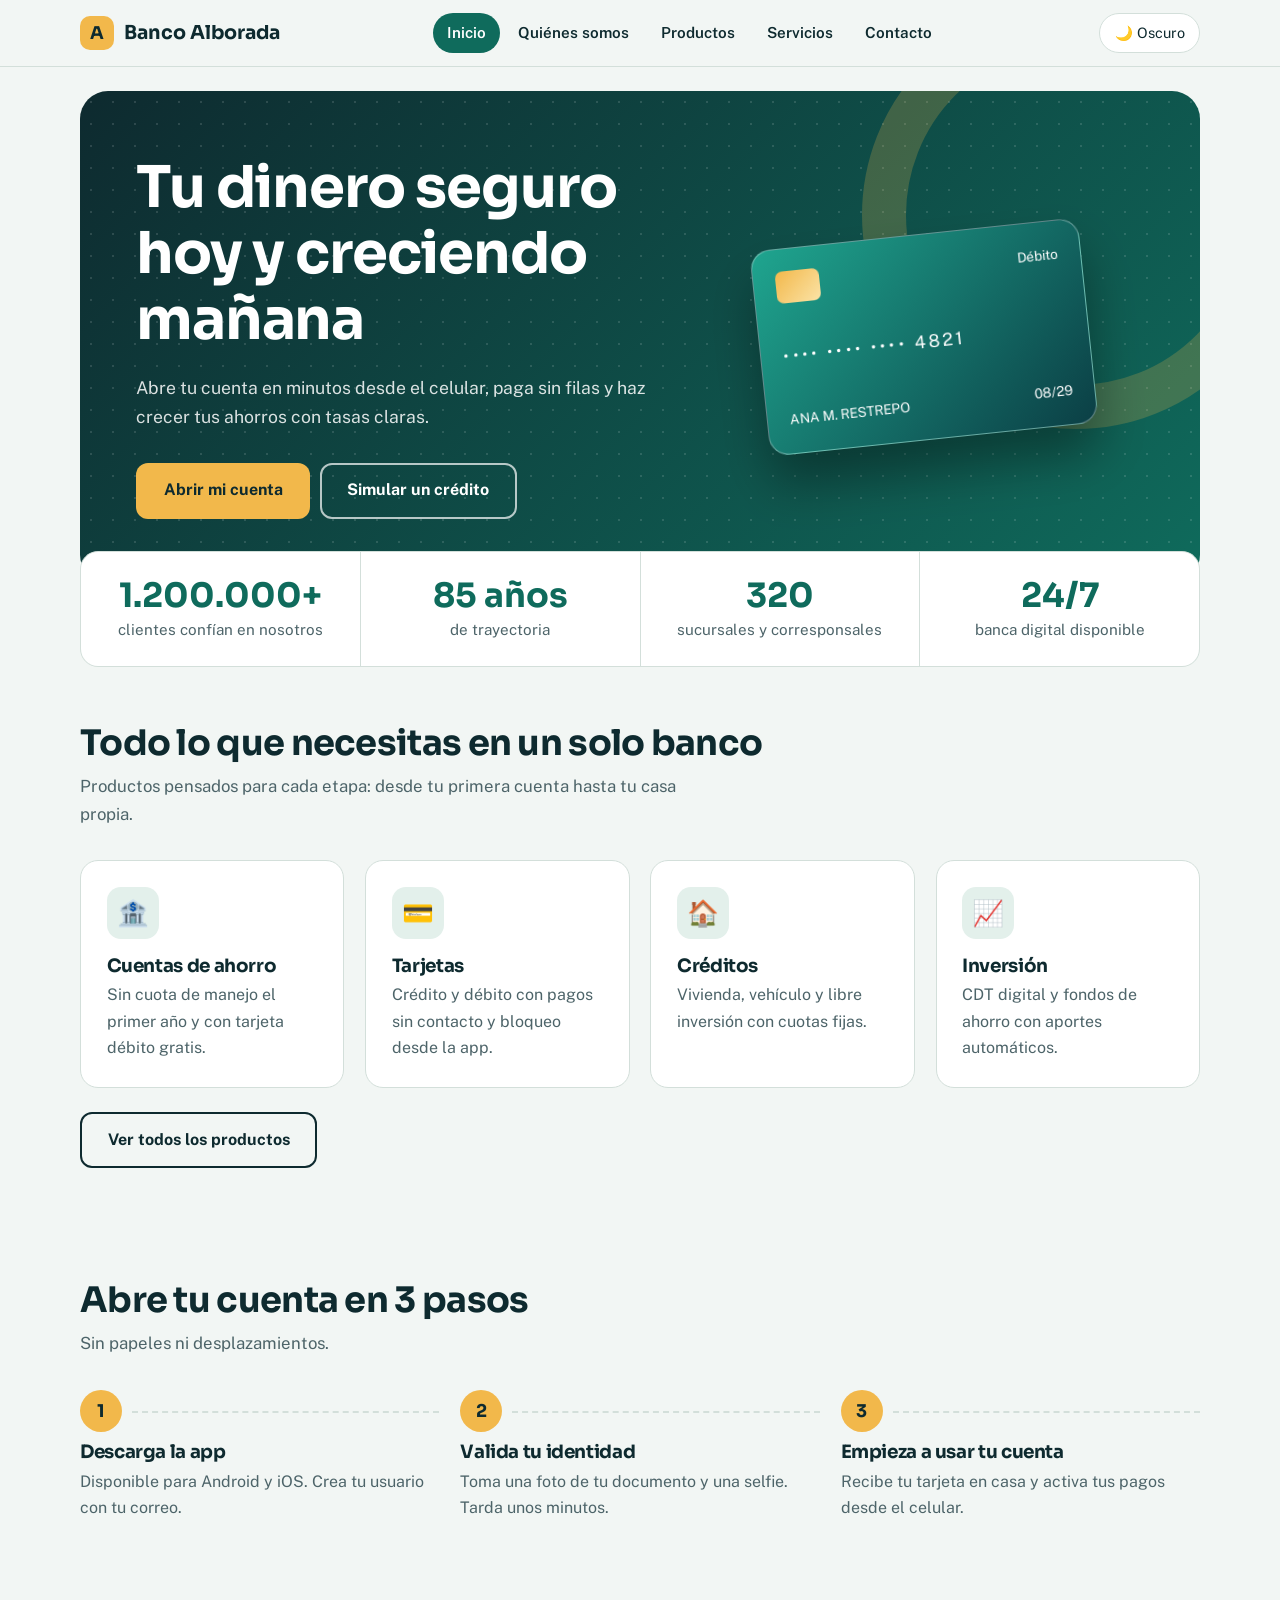
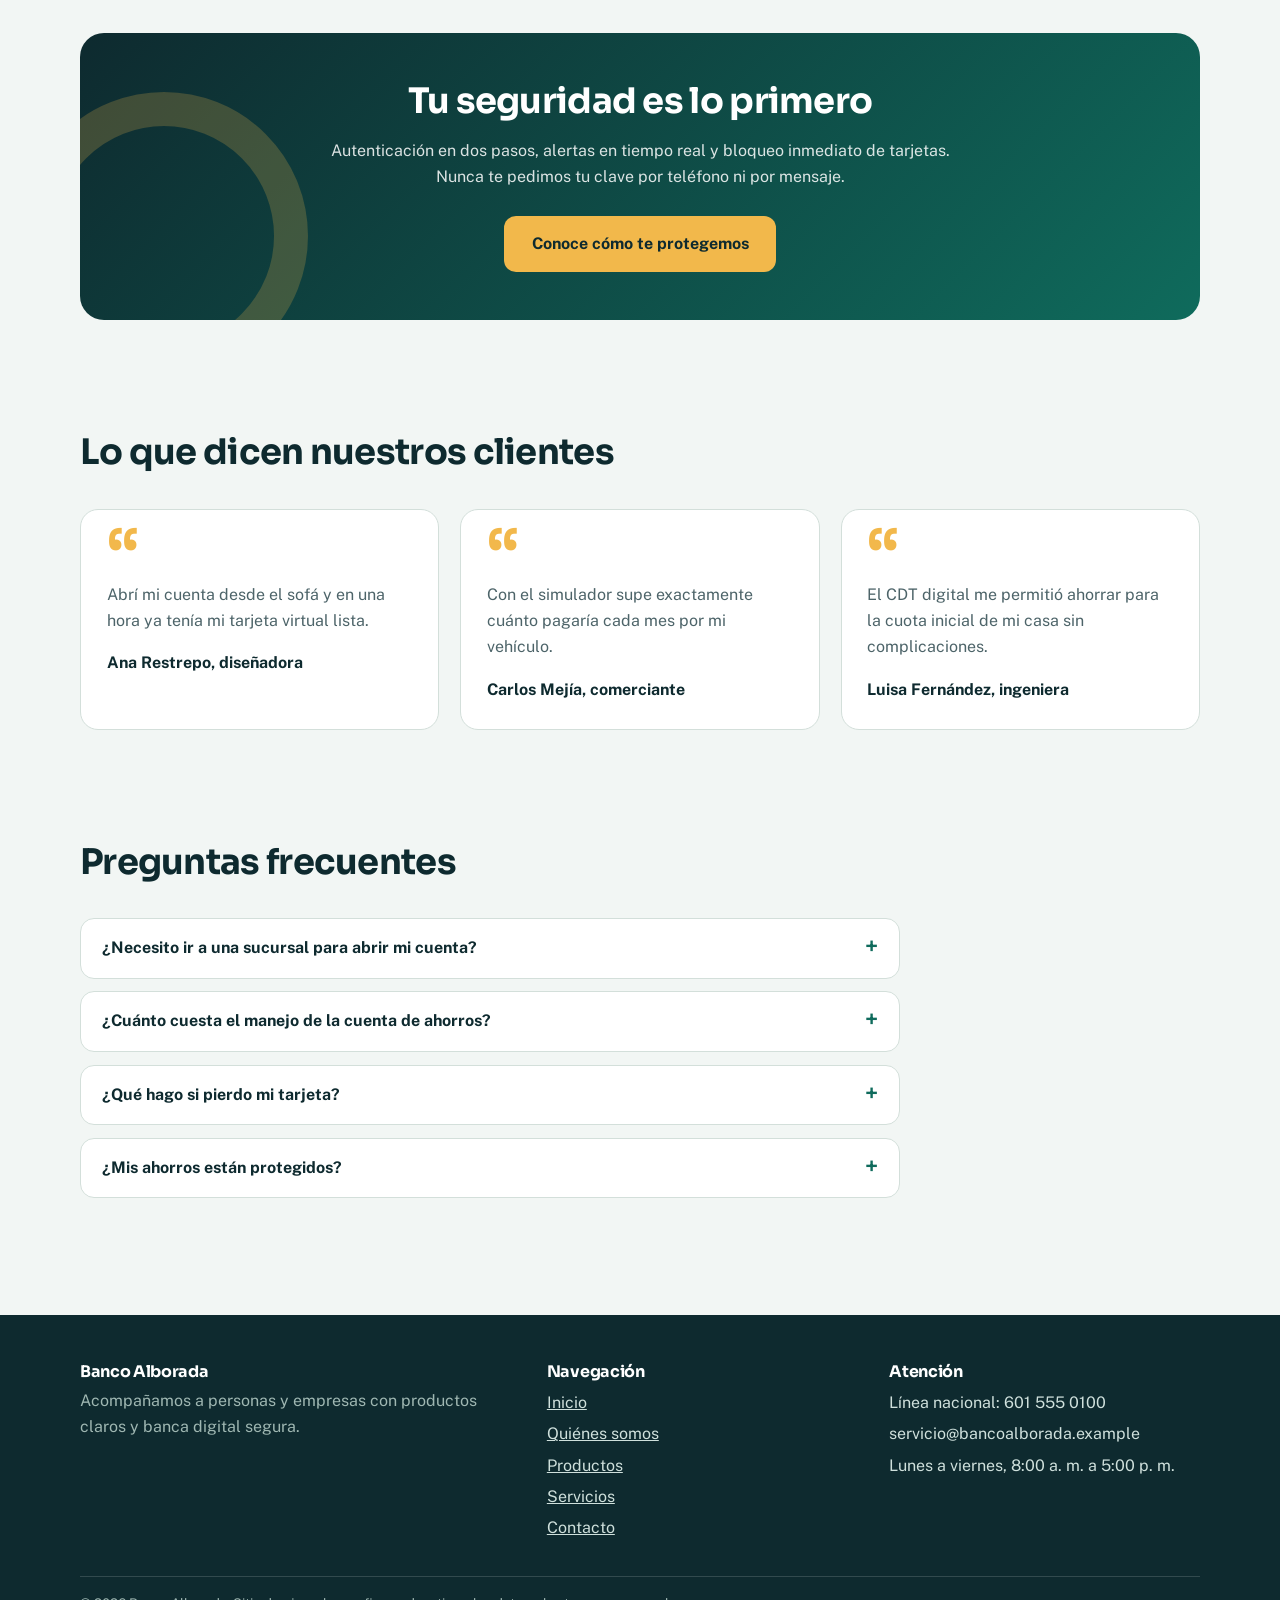
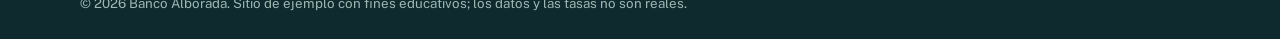
<file: index.html>
<!DOCTYPE html>
<html lang="es" data-theme="light">
<head>
<meta charset="UTF-8">
<meta name="viewport" content="width=device-width, initial-scale=1">
<title>Inicio | Banco Alborada</title>
<meta name="description" content="Banco Alborada: cuentas, tarjetas, créditos e inversiones con banca digital segura.">
<link rel="preconnect" href="https://fonts.googleapis.com">
<link rel="stylesheet" href="https://fonts.googleapis.com/css2?family=Public+Sans:wght@400;600;700&family=Sora:wght@600;700&display=swap">
<link rel="stylesheet" href="styles.css">
</head>
<body>
<header><div class="wrap bar">
<a class="logo" href="index.html"><span class="mark">A</span>Banco Alborada</a>
<nav aria-label="Principal"><ul id="menu"><li><a href="index.html" aria-current="page">Inicio</a></li><li><a href="nosotros.html">Quiénes somos</a></li><li><a href="productos.html">Productos</a></li><li><a href="servicios.html">Servicios</a></li><li><a href="contacto.html">Contacto</a></li></ul></nav>
<div class="tools"><button class="icon-btn" id="tema-btn" aria-pressed="false">🌙 Oscuro</button>
<button class="icon-btn" id="menu-btn" aria-expanded="false" aria-controls="menu">☰ Menú</button></div>
</div></header>
<main>
<div class="wrap"><div class="hero-panel">
<div class="txt"><h1>Tu dinero seguro hoy y creciendo mañana</h1>
<p>Abre tu cuenta en minutos desde el celular, paga sin filas y haz crecer tus ahorros con tasas claras.</p>
<a class="btn gold" href="contacto.html">Abrir mi cuenta</a><a class="btn alt" href="servicios.html">Simular un crédito</a></div>
<div class="tarjeta" aria-hidden="true"><div class="fila"><span class="chip"></span><span>Débito</span></div><div class="num">•••• •••• •••• 4821</div><div class="fila"><span>ANA M. RESTREPO</span><span>08/29</span></div></div>
</div>
<div class="strip">
<div><strong data-n="1200000" data-suf="+">0</strong><span>clientes confían en nosotros</span></div>
<div><strong data-n="85" data-suf=" años">0</strong><span>de trayectoria</span></div>
<div><strong data-n="320" data-suf="">0</strong><span>sucursales y corresponsales</span></div>
<div><strong data-n="24" data-suf="/7">0</strong><span>banca digital disponible</span></div>
</div></div>
<section><div class="wrap"><h2>Todo lo que necesitas en un solo banco</h2><p class="lead">Productos pensados para cada etapa: desde tu primera cuenta hasta tu casa propia.</p>
<div class="grid"><article class="card"><div class="ico">🏦</div><h3>Cuentas de ahorro</h3><p>Sin cuota de manejo el primer año y con tarjeta débito gratis.</p></article><article class="card"><div class="ico">💳</div><h3>Tarjetas</h3><p>Crédito y débito con pagos sin contacto y bloqueo desde la app.</p></article><article class="card"><div class="ico">🏠</div><h3>Créditos</h3><p>Vivienda, vehículo y libre inversión con cuotas fijas.</p></article><article class="card"><div class="ico">📈</div><h3>Inversión</h3><p>CDT digital y fondos de ahorro con aportes automáticos.</p></article></div>
<p style="margin-top:1.5rem"><a class="btn alt" href="productos.html">Ver todos los productos</a></p></div></section>
<section><div class="wrap"><h2>Abre tu cuenta en 3 pasos</h2><p class="lead">Sin papeles ni desplazamientos.</p>
<div class="steps"><div class="step"><h3>Descarga la app</h3><p>Disponible para Android y iOS. Crea tu usuario con tu correo.</p></div><div class="step"><h3>Valida tu identidad</h3><p>Toma una foto de tu documento y una selfie. Tarda unos minutos.</p></div><div class="step"><h3>Empieza a usar tu cuenta</h3><p>Recibe tu tarjeta en casa y activa tus pagos desde el celular.</p></div></div></div></section>
<section><div class="wrap"><div class="band"><h2>Tu seguridad es lo primero</h2><p>Autenticación en dos pasos, alertas en tiempo real y bloqueo inmediato de tarjetas. Nunca te pedimos tu clave por teléfono ni por mensaje.</p><a class="btn gold" href="servicios.html">Conoce cómo te protegemos</a></div></div></section>
<section><div class="wrap"><h2>Lo que dicen nuestros clientes</h2><br>
<div class="grid"><article class="card quote"><p>Abrí mi cuenta desde el sofá y en una hora ya tenía mi tarjeta virtual lista.</p><b>Ana Restrepo, diseñadora</b></article><article class="card quote"><p>Con el simulador supe exactamente cuánto pagaría cada mes por mi vehículo.</p><b>Carlos Mejía, comerciante</b></article><article class="card quote"><p>El CDT digital me permitió ahorrar para la cuota inicial de mi casa sin complicaciones.</p><b>Luisa Fernández, ingeniera</b></article></div></div></section>
<section><div class="wrap"><h2>Preguntas frecuentes</h2><br>
<details><summary>¿Necesito ir a una sucursal para abrir mi cuenta?</summary><p>No. Todo el proceso se hace desde la app con tu documento de identidad y una selfie.</p></details><details><summary>¿Cuánto cuesta el manejo de la cuenta de ahorros?</summary><p>Es gratis durante el primer año. Después, la cuota se exonera si mantienes un saldo promedio mínimo.</p></details><details><summary>¿Qué hago si pierdo mi tarjeta?</summary><p>Bloquéala al instante desde la app o llama a la línea nacional. Te enviamos una nueva sin costo.</p></details><details><summary>¿Mis ahorros están protegidos?</summary><p>Sí. Los depósitos están cubiertos por el seguro de depósitos hasta el límite que establece la ley.</p></details></div></section>
</main>
<footer><div class="wrap"><div class="cols">
<div><h3>Banco Alborada</h3><p>Acompañamos a personas y empresas con productos claros y banca digital segura.</p></div>
<div><h3>Navegación</h3><ul><li><a href="index.html">Inicio</a></li><li><a href="nosotros.html">Quiénes somos</a></li><li><a href="productos.html">Productos</a></li><li><a href="servicios.html">Servicios</a></li><li><a href="contacto.html">Contacto</a></li></ul></div>
<div><h3>Atención</h3><ul><li>Línea nacional: 601 555 0100</li><li>servicio@bancoalborada.example</li><li>Lunes a viernes, 8:00 a. m. a 5:00 p. m.</li></ul></div>
</div><small>© 2026 Banco Alborada. Sitio de ejemplo con fines educativos; los datos y las tasas no son reales.</small></div></footer>
<script src="script.js"></script>
</body>
</html>
</file>
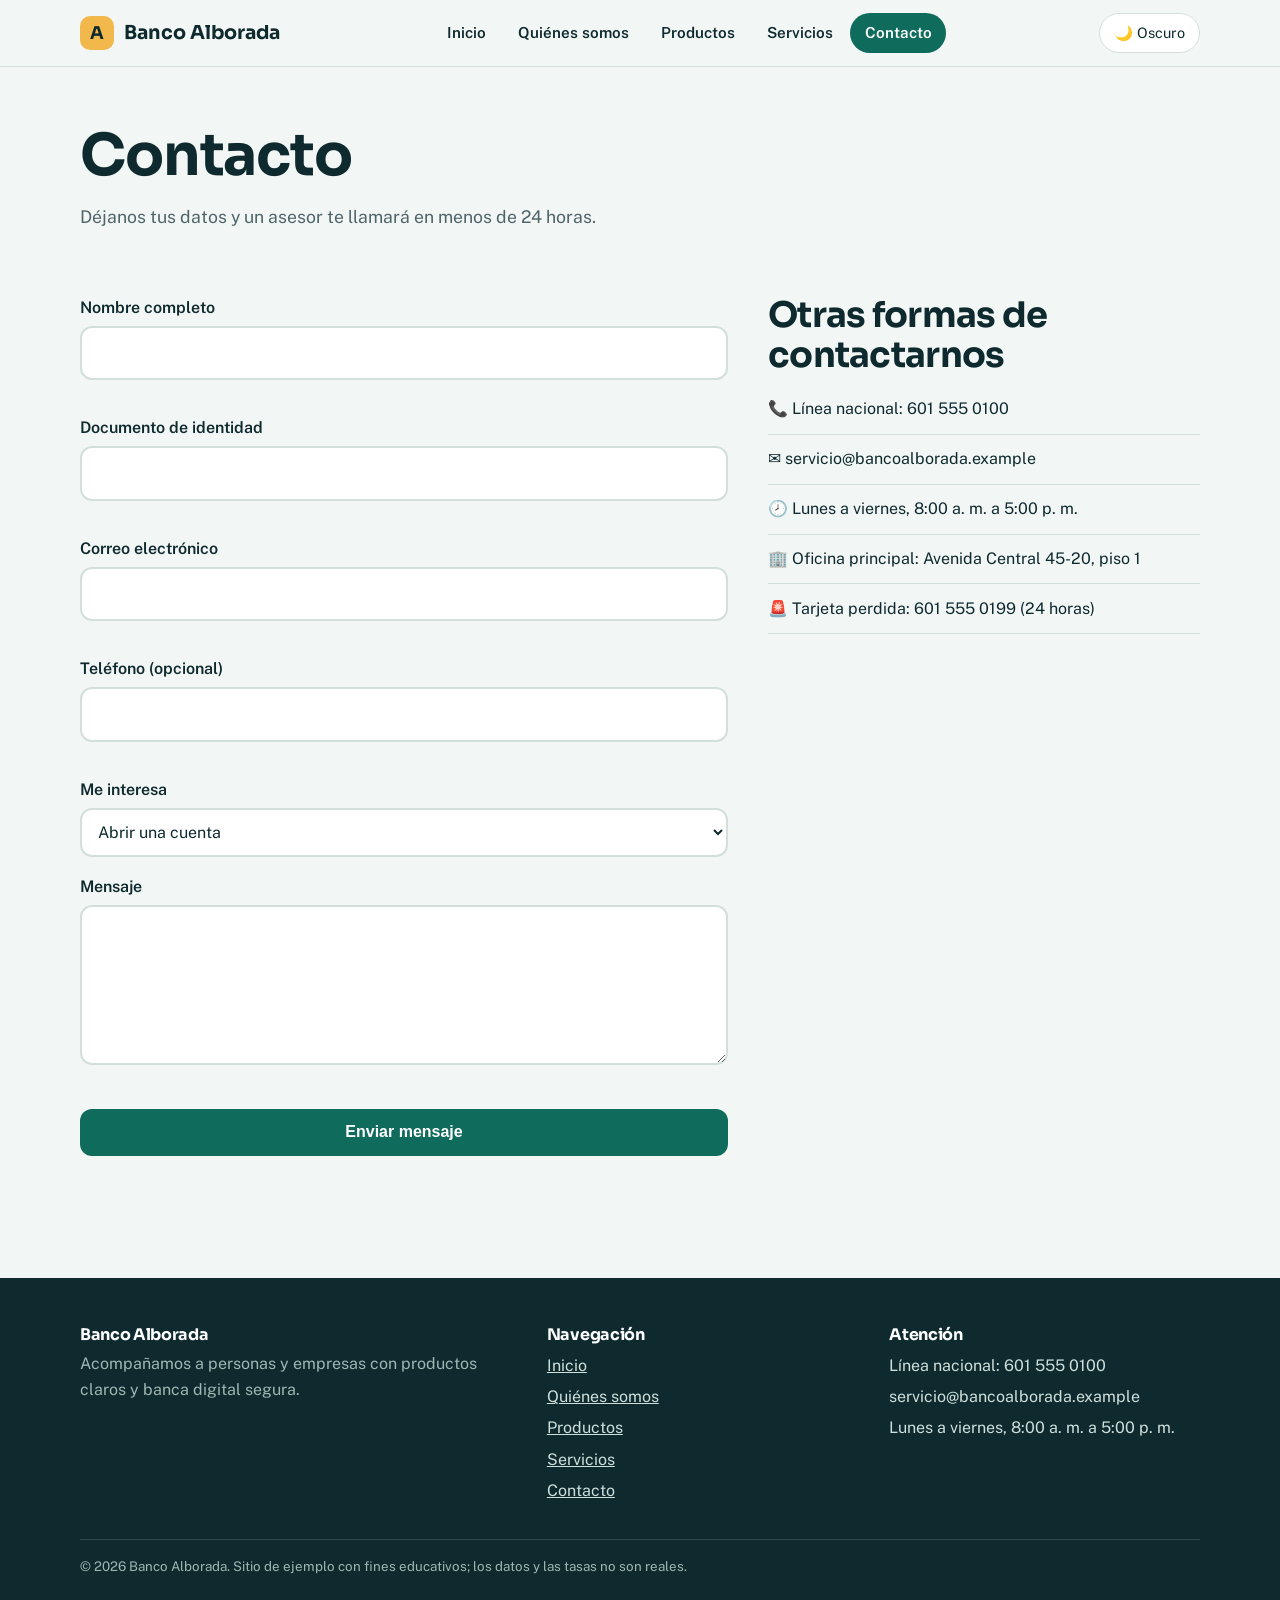
<file: contacto.html>
<!DOCTYPE html>
<html lang="es" data-theme="light">
<head>
<meta charset="UTF-8">
<meta name="viewport" content="width=device-width, initial-scale=1">
<title>Contacto | Banco Alborada</title>
<meta name="description" content="Banco Alborada: cuentas, tarjetas, créditos e inversiones con banca digital segura.">
<link rel="preconnect" href="https://fonts.googleapis.com">
<link rel="stylesheet" href="https://fonts.googleapis.com/css2?family=Public+Sans:wght@400;600;700&family=Sora:wght@600;700&display=swap">
<link rel="stylesheet" href="styles.css">
</head>
<body>
<header><div class="wrap bar">
<a class="logo" href="index.html"><span class="mark">A</span>Banco Alborada</a>
<nav aria-label="Principal"><ul id="menu"><li><a href="index.html">Inicio</a></li><li><a href="nosotros.html">Quiénes somos</a></li><li><a href="productos.html">Productos</a></li><li><a href="servicios.html">Servicios</a></li><li><a href="contacto.html" aria-current="page">Contacto</a></li></ul></nav>
<div class="tools"><button class="icon-btn" id="tema-btn" aria-pressed="false">🌙 Oscuro</button>
<button class="icon-btn" id="menu-btn" aria-expanded="false" aria-controls="menu">☰ Menú</button></div>
</div></header>
<main>
<div class="wrap page-title"><h1>Contacto</h1><p>Déjanos tus datos y un asesor te llamará en menos de 24 horas.</p></div>
<section><div class="wrap"><div class="split">
<form id="form-contacto" novalidate>
<div><label for="nombre">Nombre completo</label><input id="nombre" name="nombre" autocomplete="name"><span class="err" id="err-nombre"></span></div>
<div><label for="documento">Documento de identidad</label><input id="documento" name="documento" inputmode="numeric"><span class="err" id="err-documento"></span></div>
<div><label for="correo">Correo electrónico</label><input id="correo" name="correo" type="email" autocomplete="email"><span class="err" id="err-correo"></span></div>
<div><label for="telefono">Teléfono (opcional)</label><input id="telefono" name="telefono" type="tel" autocomplete="tel"><span class="err" id="err-telefono"></span></div>
<div><label for="asunto">Me interesa</label><select id="asunto" name="asunto"><option>Abrir una cuenta</option><option>Solicitar una tarjeta</option><option>Pedir un crédito</option><option>Invertir mis ahorros</option><option>Otro tema</option></select></div>
<div><label for="mensaje">Mensaje</label><textarea id="mensaje" name="mensaje" rows="5"></textarea><span class="err" id="err-mensaje"></span></div>
<button class="btn" type="submit">Enviar mensaje</button><p id="estado" role="status"></p></form>
<aside><h2>Otras formas de contactarnos</h2><ul class="info"><li>📞 Línea nacional: 601 555 0100</li><li>✉️ servicio@bancoalborada.example</li><li>🕗 Lunes a viernes, 8:00 a. m. a 5:00 p. m.</li><li>🏢 Oficina principal: Avenida Central 45-20, piso 1</li><li>🚨 Tarjeta perdida: 601 555 0199 (24 horas)</li></ul></aside>
</div></div></section>
</main>
<footer><div class="wrap"><div class="cols">
<div><h3>Banco Alborada</h3><p>Acompañamos a personas y empresas con productos claros y banca digital segura.</p></div>
<div><h3>Navegación</h3><ul><li><a href="index.html">Inicio</a></li><li><a href="nosotros.html">Quiénes somos</a></li><li><a href="productos.html">Productos</a></li><li><a href="servicios.html">Servicios</a></li><li><a href="contacto.html">Contacto</a></li></ul></div>
<div><h3>Atención</h3><ul><li>Línea nacional: 601 555 0100</li><li>servicio@bancoalborada.example</li><li>Lunes a viernes, 8:00 a. m. a 5:00 p. m.</li></ul></div>
</div><small>© 2026 Banco Alborada. Sitio de ejemplo con fines educativos; los datos y las tasas no son reales.</small></div></footer>
<script src="script.js"></script>
</body>
</html>
</file>
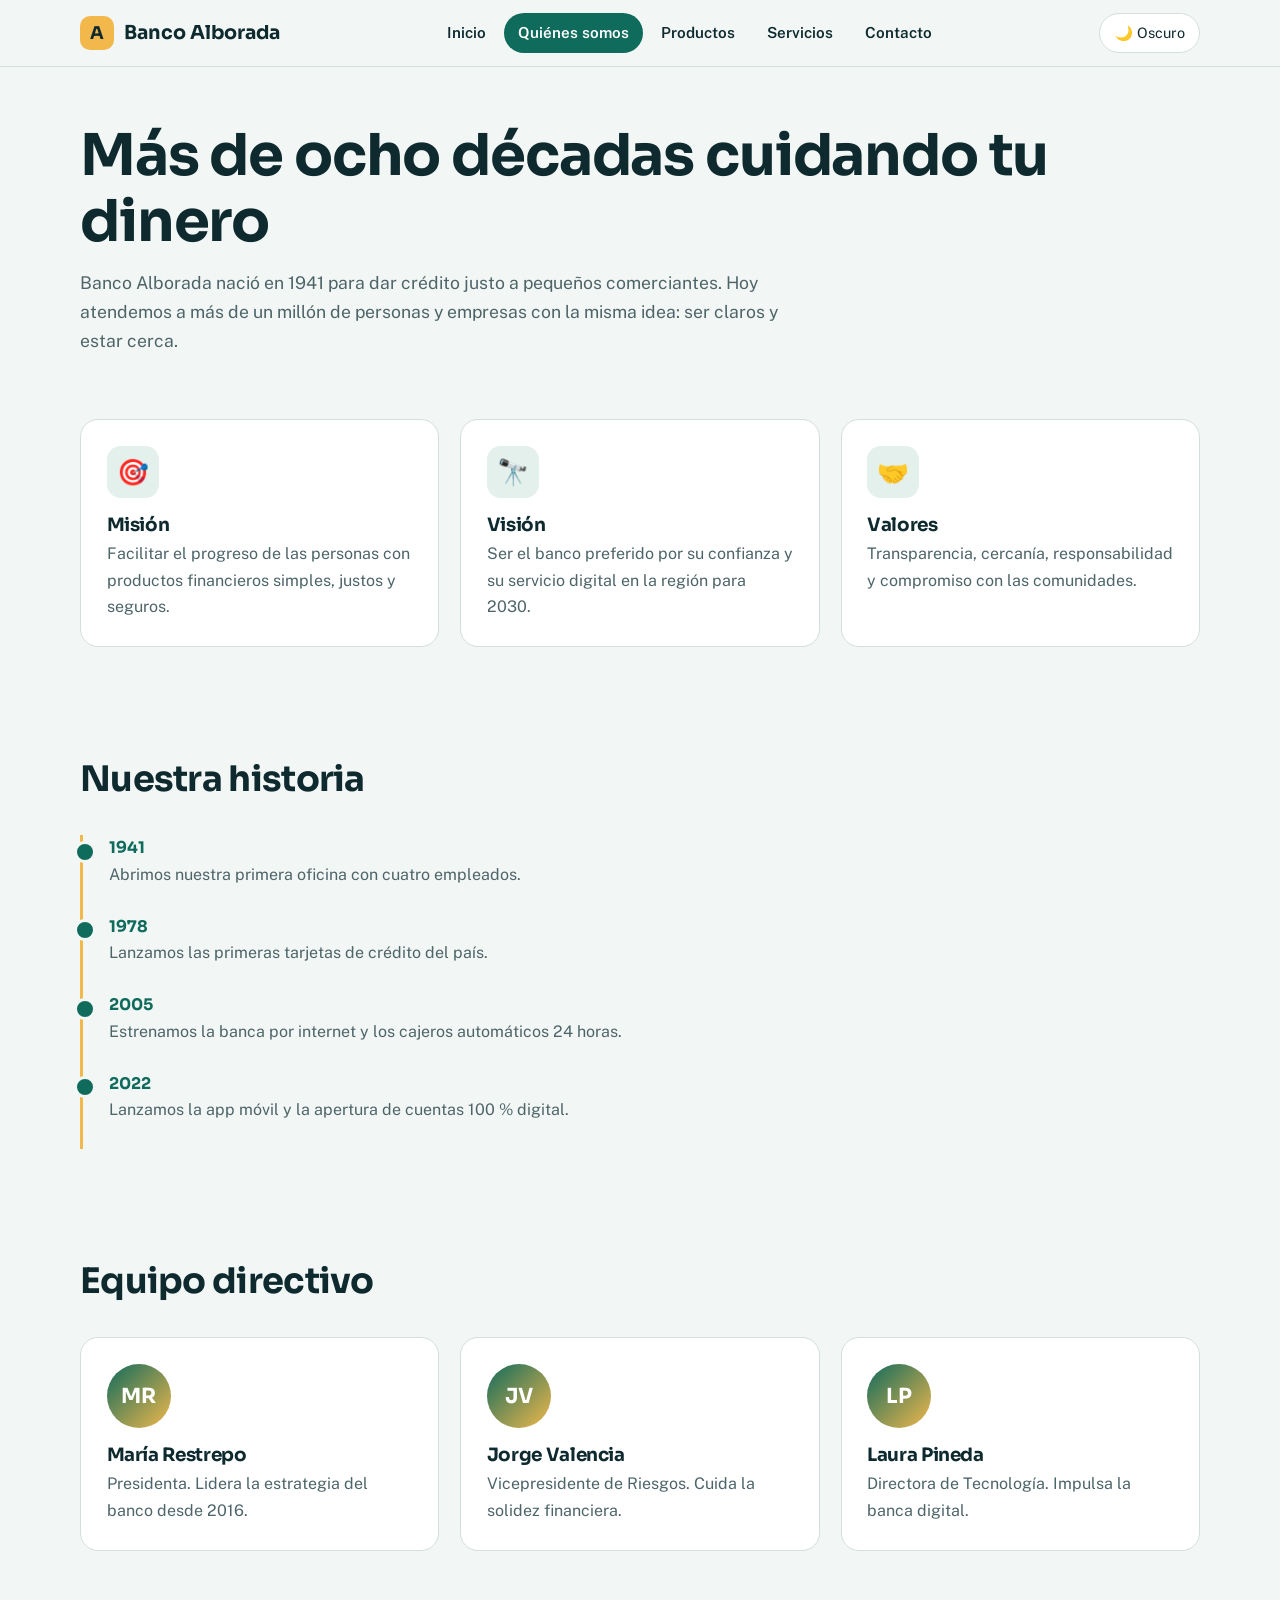
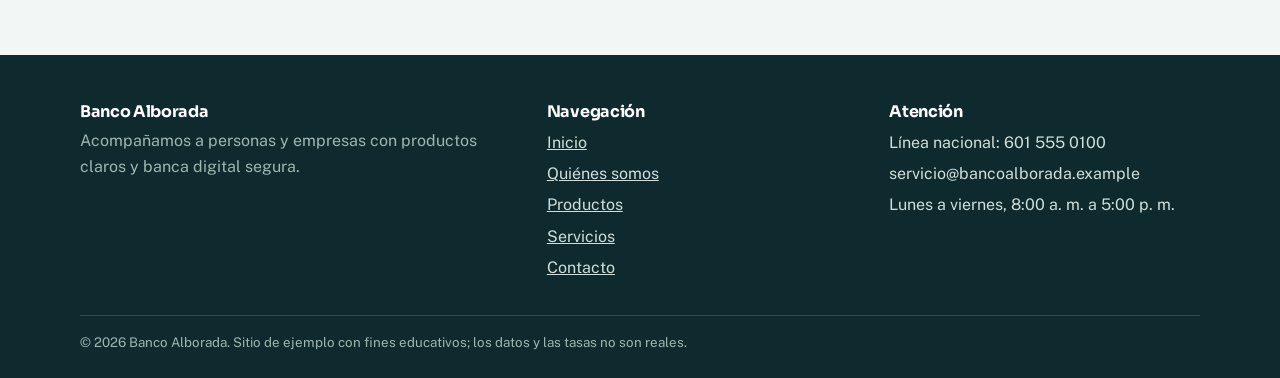
<file: nosotros.html>
<!DOCTYPE html>
<html lang="es" data-theme="light">
<head>
<meta charset="UTF-8">
<meta name="viewport" content="width=device-width, initial-scale=1">
<title>Quiénes somos | Banco Alborada</title>
<meta name="description" content="Banco Alborada: cuentas, tarjetas, créditos e inversiones con banca digital segura.">
<link rel="preconnect" href="https://fonts.googleapis.com">
<link rel="stylesheet" href="https://fonts.googleapis.com/css2?family=Public+Sans:wght@400;600;700&family=Sora:wght@600;700&display=swap">
<link rel="stylesheet" href="styles.css">
</head>
<body>
<header><div class="wrap bar">
<a class="logo" href="index.html"><span class="mark">A</span>Banco Alborada</a>
<nav aria-label="Principal"><ul id="menu"><li><a href="index.html">Inicio</a></li><li><a href="nosotros.html" aria-current="page">Quiénes somos</a></li><li><a href="productos.html">Productos</a></li><li><a href="servicios.html">Servicios</a></li><li><a href="contacto.html">Contacto</a></li></ul></nav>
<div class="tools"><button class="icon-btn" id="tema-btn" aria-pressed="false">🌙 Oscuro</button>
<button class="icon-btn" id="menu-btn" aria-expanded="false" aria-controls="menu">☰ Menú</button></div>
</div></header>
<main>
<div class="wrap page-title"><h1>Más de ocho décadas cuidando tu dinero</h1><p>Banco Alborada nació en 1941 para dar crédito justo a pequeños comerciantes. Hoy atendemos a más de un millón de personas y empresas con la misma idea: ser claros y estar cerca.</p></div>
<section><div class="wrap"><div class="grid"><article class="card"><div class="ico">🎯</div><h3>Misión</h3><p>Facilitar el progreso de las personas con productos financieros simples, justos y seguros.</p></article><article class="card"><div class="ico">🔭</div><h3>Visión</h3><p>Ser el banco preferido por su confianza y su servicio digital en la región para 2030.</p></article><article class="card"><div class="ico">🤝</div><h3>Valores</h3><p>Transparencia, cercanía, responsabilidad y compromiso con las comunidades.</p></article></div></div></section>
<section><div class="wrap"><h2>Nuestra historia</h2><br>
<ul class="timeline"><li><b>1941</b><p>Abrimos nuestra primera oficina con cuatro empleados.</p></li><li><b>1978</b><p>Lanzamos las primeras tarjetas de crédito del país.</p></li><li><b>2005</b><p>Estrenamos la banca por internet y los cajeros automáticos 24 horas.</p></li><li><b>2022</b><p>Lanzamos la app móvil y la apertura de cuentas 100 % digital.</p></li></ul></div></section>
<section><div class="wrap"><h2>Equipo directivo</h2><br><div class="grid">
<article class="card"><div class="avatar">MR</div><h3>María Restrepo</h3><p>Presidenta. Lidera la estrategia del banco desde 2016.</p></article>
<article class="card"><div class="avatar">JV</div><h3>Jorge Valencia</h3><p>Vicepresidente de Riesgos. Cuida la solidez financiera.</p></article>
<article class="card"><div class="avatar">LP</div><h3>Laura Pineda</h3><p>Directora de Tecnología. Impulsa la banca digital.</p></article></div></div></section>
</main>
<footer><div class="wrap"><div class="cols">
<div><h3>Banco Alborada</h3><p>Acompañamos a personas y empresas con productos claros y banca digital segura.</p></div>
<div><h3>Navegación</h3><ul><li><a href="index.html">Inicio</a></li><li><a href="nosotros.html">Quiénes somos</a></li><li><a href="productos.html">Productos</a></li><li><a href="servicios.html">Servicios</a></li><li><a href="contacto.html">Contacto</a></li></ul></div>
<div><h3>Atención</h3><ul><li>Línea nacional: 601 555 0100</li><li>servicio@bancoalborada.example</li><li>Lunes a viernes, 8:00 a. m. a 5:00 p. m.</li></ul></div>
</div><small>© 2026 Banco Alborada. Sitio de ejemplo con fines educativos; los datos y las tasas no son reales.</small></div></footer>
<script src="script.js"></script>
</body>
</html>
</file>
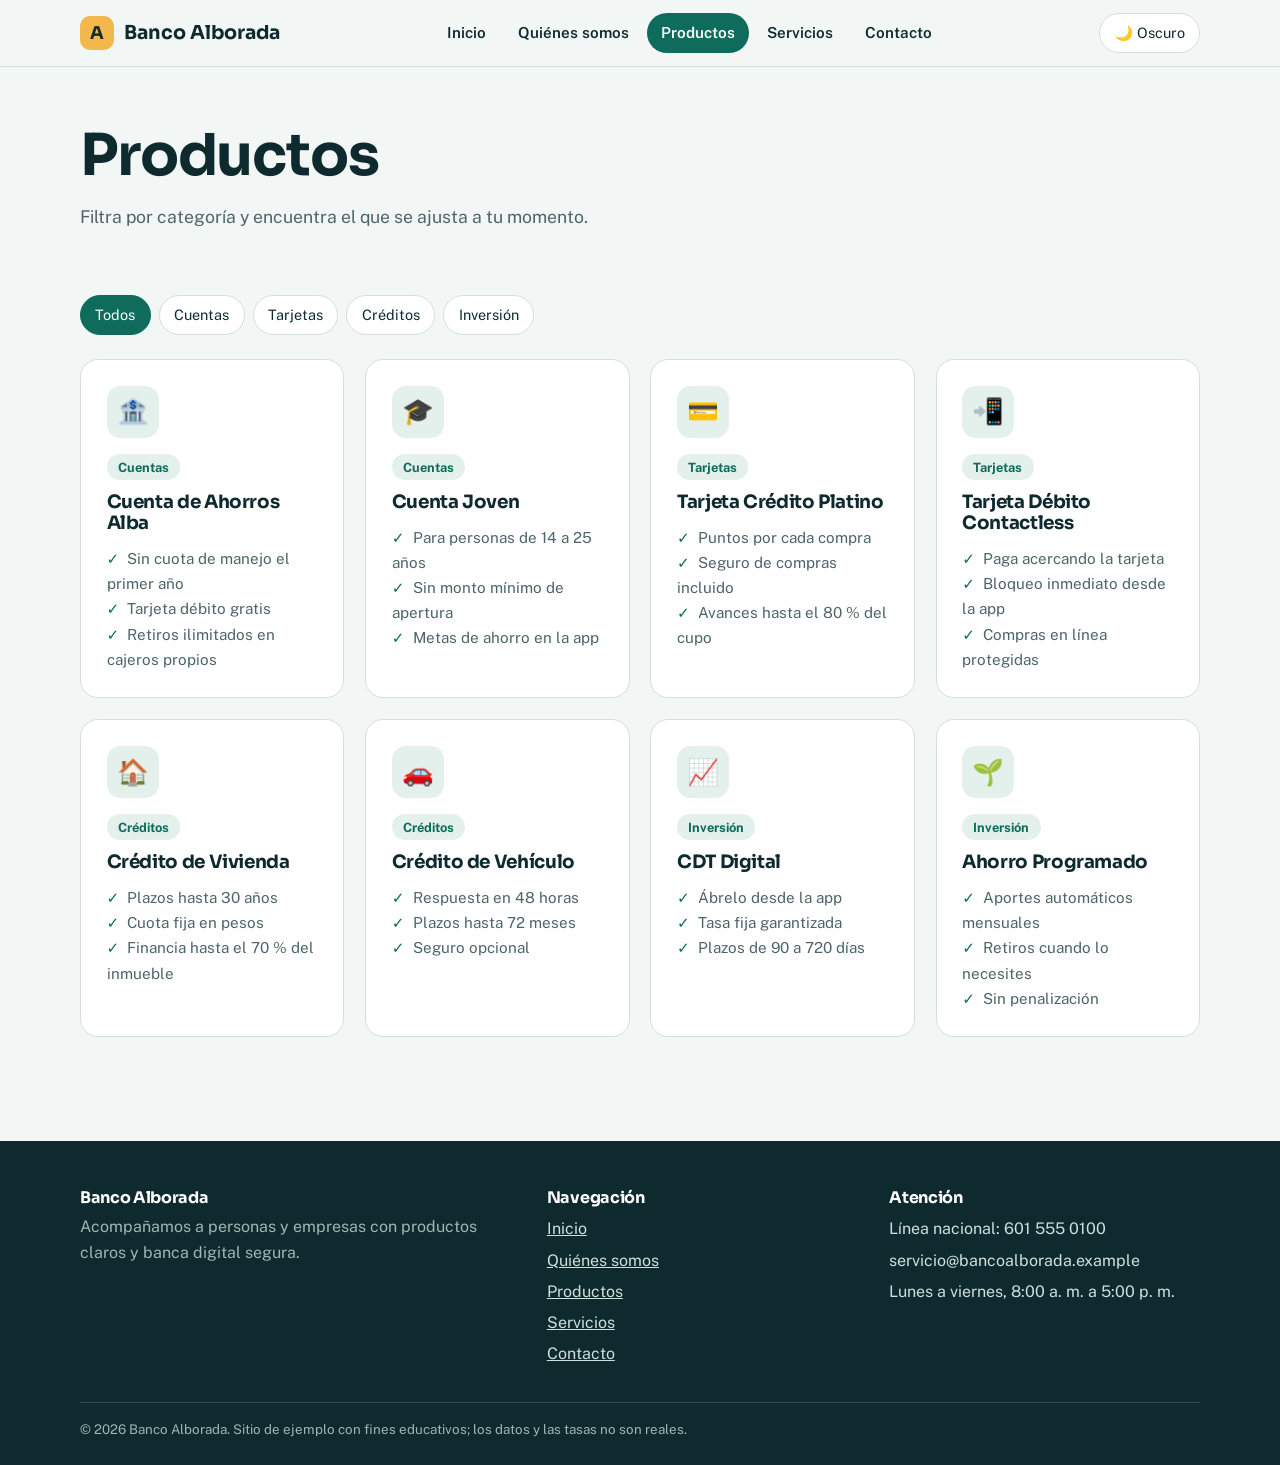
<file: productos.html>
<!DOCTYPE html>
<html lang="es" data-theme="light">
<head>
<meta charset="UTF-8">
<meta name="viewport" content="width=device-width, initial-scale=1">
<title>Productos | Banco Alborada</title>
<meta name="description" content="Banco Alborada: cuentas, tarjetas, créditos e inversiones con banca digital segura.">
<link rel="preconnect" href="https://fonts.googleapis.com">
<link rel="stylesheet" href="https://fonts.googleapis.com/css2?family=Public+Sans:wght@400;600;700&family=Sora:wght@600;700&display=swap">
<link rel="stylesheet" href="styles.css">
</head>
<body>
<header><div class="wrap bar">
<a class="logo" href="index.html"><span class="mark">A</span>Banco Alborada</a>
<nav aria-label="Principal"><ul id="menu"><li><a href="index.html">Inicio</a></li><li><a href="nosotros.html">Quiénes somos</a></li><li><a href="productos.html" aria-current="page">Productos</a></li><li><a href="servicios.html">Servicios</a></li><li><a href="contacto.html">Contacto</a></li></ul></nav>
<div class="tools"><button class="icon-btn" id="tema-btn" aria-pressed="false">🌙 Oscuro</button>
<button class="icon-btn" id="menu-btn" aria-expanded="false" aria-controls="menu">☰ Menú</button></div>
</div></header>
<main>
<div class="wrap page-title"><h1>Productos</h1><p>Filtra por categoría y encuentra el que se ajusta a tu momento.</p></div>
<section><div class="wrap">
<div class="filtros" role="group" aria-label="Filtrar por categoría">
<button class="icon-btn" data-filtro="todo" aria-pressed="true">Todos</button><button class="icon-btn" data-filtro="cuentas" aria-pressed="false">Cuentas</button><button class="icon-btn" data-filtro="tarjetas" aria-pressed="false">Tarjetas</button><button class="icon-btn" data-filtro="créditos" aria-pressed="false">Créditos</button><button class="icon-btn" data-filtro="inversión" aria-pressed="false">Inversión</button></div>
<div class="grid"><article class="card" data-cat="cuentas"><div class="ico">🏦</div><span class="badge">Cuentas</span><h3>Cuenta de Ahorros Alba</h3><ul class="check"><li>Sin cuota de manejo el primer año</li><li>Tarjeta débito gratis</li><li>Retiros ilimitados en cajeros propios</li></ul></article><article class="card" data-cat="cuentas"><div class="ico">🎓</div><span class="badge">Cuentas</span><h3>Cuenta Joven</h3><ul class="check"><li>Para personas de 14 a 25 años</li><li>Sin monto mínimo de apertura</li><li>Metas de ahorro en la app</li></ul></article><article class="card" data-cat="tarjetas"><div class="ico">💳</div><span class="badge">Tarjetas</span><h3>Tarjeta Crédito Platino</h3><ul class="check"><li>Puntos por cada compra</li><li>Seguro de compras incluido</li><li>Avances hasta el 80 % del cupo</li></ul></article><article class="card" data-cat="tarjetas"><div class="ico">📲</div><span class="badge">Tarjetas</span><h3>Tarjeta Débito Contactless</h3><ul class="check"><li>Paga acercando la tarjeta</li><li>Bloqueo inmediato desde la app</li><li>Compras en línea protegidas</li></ul></article><article class="card" data-cat="créditos"><div class="ico">🏠</div><span class="badge">Créditos</span><h3>Crédito de Vivienda</h3><ul class="check"><li>Plazos hasta 30 años</li><li>Cuota fija en pesos</li><li>Financia hasta el 70 % del inmueble</li></ul></article><article class="card" data-cat="créditos"><div class="ico">🚗</div><span class="badge">Créditos</span><h3>Crédito de Vehículo</h3><ul class="check"><li>Respuesta en 48 horas</li><li>Plazos hasta 72 meses</li><li>Seguro opcional</li></ul></article><article class="card" data-cat="inversión"><div class="ico">📈</div><span class="badge">Inversión</span><h3>CDT Digital</h3><ul class="check"><li>Ábrelo desde la app</li><li>Tasa fija garantizada</li><li>Plazos de 90 a 720 días</li></ul></article><article class="card" data-cat="inversión"><div class="ico">🌱</div><span class="badge">Inversión</span><h3>Ahorro Programado</h3><ul class="check"><li>Aportes automáticos mensuales</li><li>Retiros cuando lo necesites</li><li>Sin penalización</li></ul></article></div></div></section>
</main>
<footer><div class="wrap"><div class="cols">
<div><h3>Banco Alborada</h3><p>Acompañamos a personas y empresas con productos claros y banca digital segura.</p></div>
<div><h3>Navegación</h3><ul><li><a href="index.html">Inicio</a></li><li><a href="nosotros.html">Quiénes somos</a></li><li><a href="productos.html">Productos</a></li><li><a href="servicios.html">Servicios</a></li><li><a href="contacto.html">Contacto</a></li></ul></div>
<div><h3>Atención</h3><ul><li>Línea nacional: 601 555 0100</li><li>servicio@bancoalborada.example</li><li>Lunes a viernes, 8:00 a. m. a 5:00 p. m.</li></ul></div>
</div><small>© 2026 Banco Alborada. Sitio de ejemplo con fines educativos; los datos y las tasas no son reales.</small></div></footer>
<script src="script.js"></script>
</body>
</html>
</file>
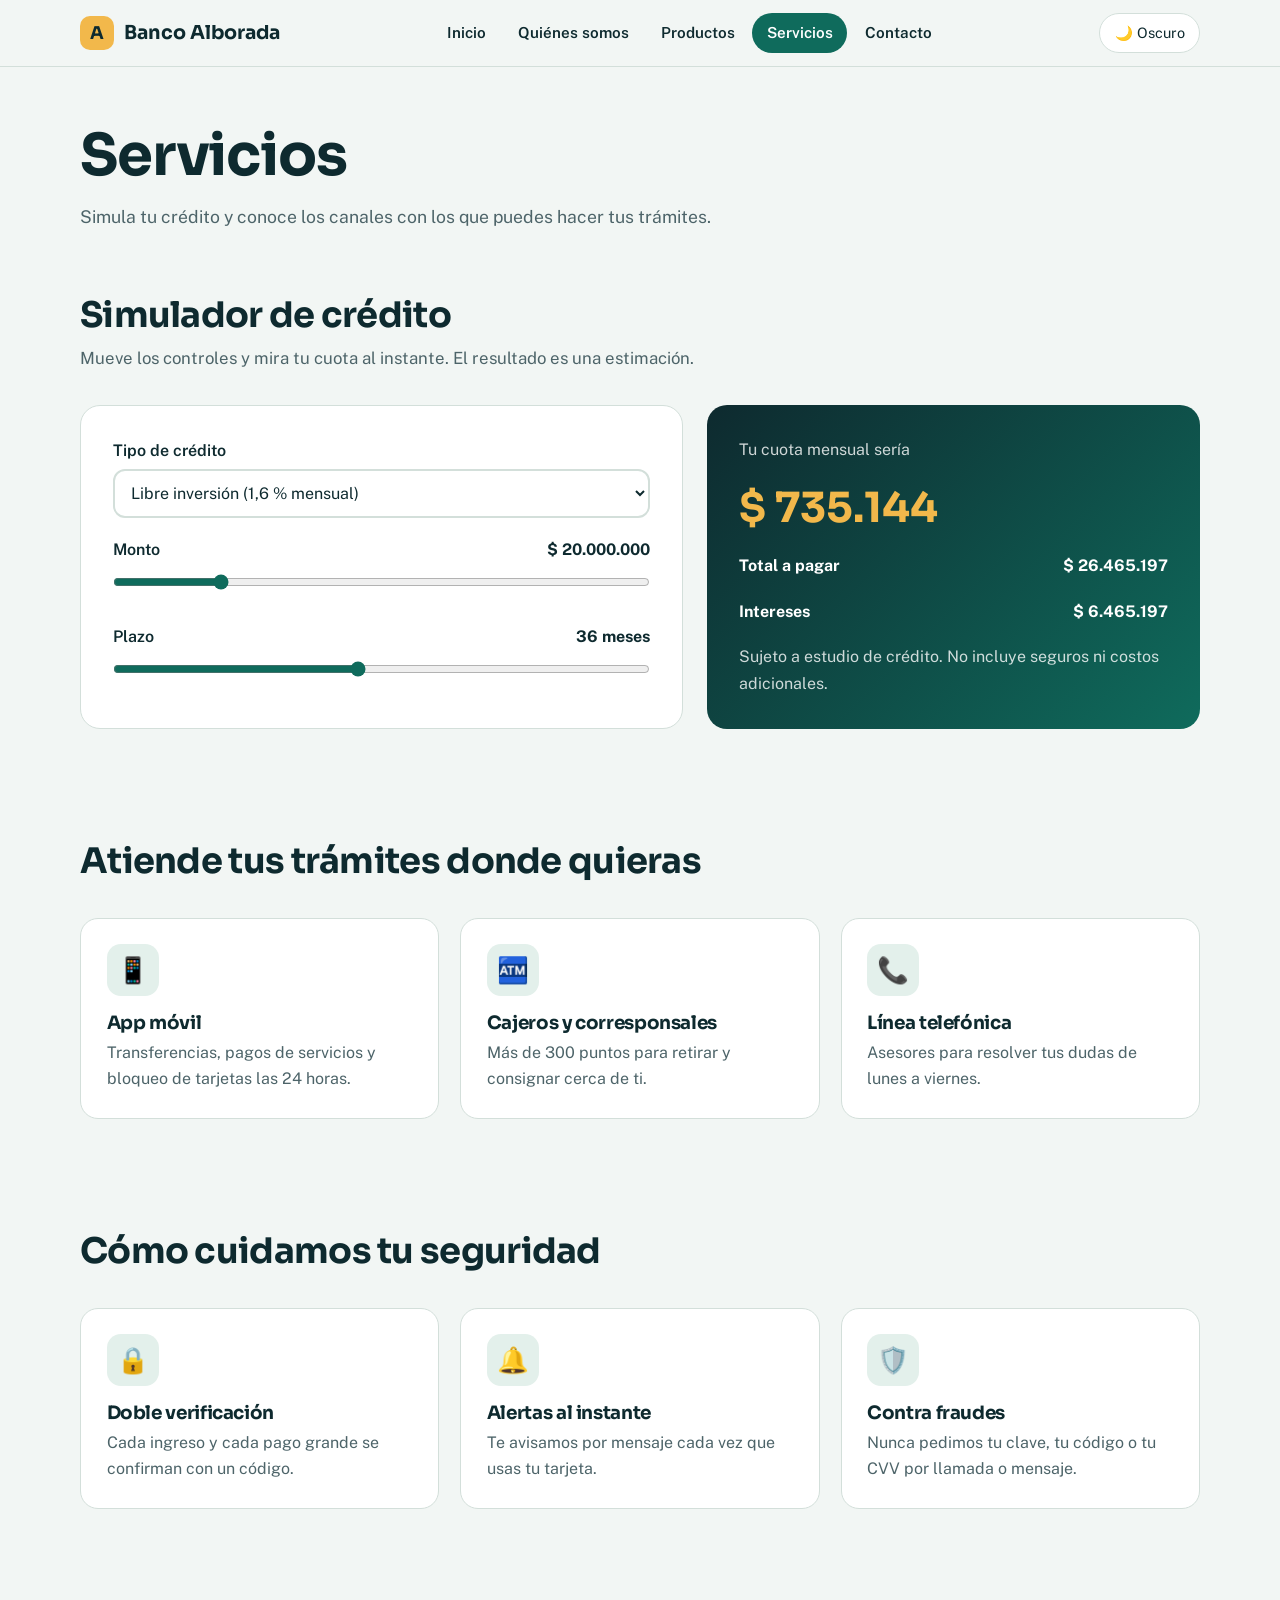
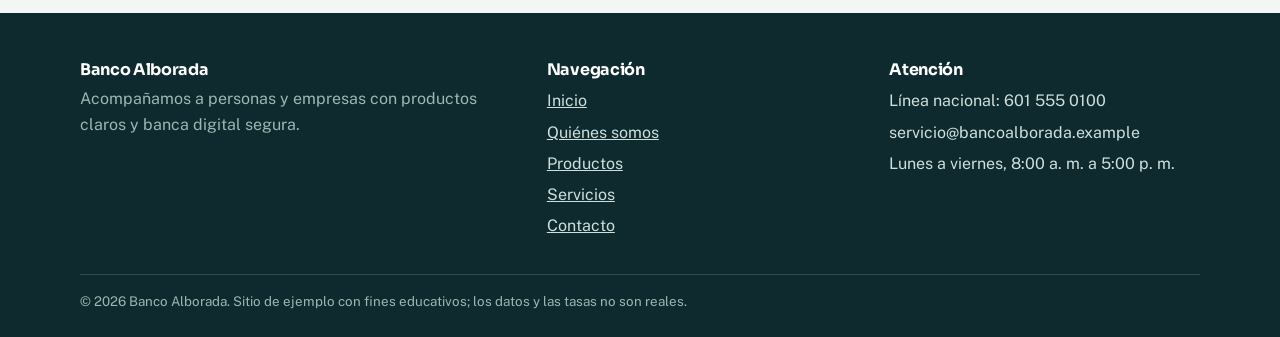
<file: servicios.html>
<!DOCTYPE html>
<html lang="es" data-theme="light">
<head>
<meta charset="UTF-8">
<meta name="viewport" content="width=device-width, initial-scale=1">
<title>Servicios | Banco Alborada</title>
<meta name="description" content="Banco Alborada: cuentas, tarjetas, créditos e inversiones con banca digital segura.">
<link rel="preconnect" href="https://fonts.googleapis.com">
<link rel="stylesheet" href="https://fonts.googleapis.com/css2?family=Public+Sans:wght@400;600;700&family=Sora:wght@600;700&display=swap">
<link rel="stylesheet" href="styles.css">
</head>
<body>
<header><div class="wrap bar">
<a class="logo" href="index.html"><span class="mark">A</span>Banco Alborada</a>
<nav aria-label="Principal"><ul id="menu"><li><a href="index.html">Inicio</a></li><li><a href="nosotros.html">Quiénes somos</a></li><li><a href="productos.html">Productos</a></li><li><a href="servicios.html" aria-current="page">Servicios</a></li><li><a href="contacto.html">Contacto</a></li></ul></nav>
<div class="tools"><button class="icon-btn" id="tema-btn" aria-pressed="false">🌙 Oscuro</button>
<button class="icon-btn" id="menu-btn" aria-expanded="false" aria-controls="menu">☰ Menú</button></div>
</div></header>
<main>
<div class="wrap page-title"><h1>Servicios</h1><p>Simula tu crédito y conoce los canales con los que puedes hacer tus trámites.</p></div>
<section><div class="wrap"><h2>Simulador de crédito</h2><p class="lead">Mueve los controles y mira tu cuota al instante. El resultado es una estimación.</p>
<div class="calc"><div class="panel">
<div><label for="tipo">Tipo de crédito</label><select id="tipo"><option value="1.6">Libre inversión (1,6 % mensual)</option><option value="1.2">Vehículo (1,2 % mensual)</option><option value="0.9">Vivienda (0,9 % mensual)</option></select></div>
<div><div class="out"><label for="monto">Monto</label><span id="v-monto"></span></div><input id="monto" type="range" min="1000000" max="100000000" step="500000" value="20000000"></div>
<div><div class="out"><label for="plazo">Plazo</label><span id="v-plazo"></span></div><input id="plazo" type="range" min="6" max="72" step="6" value="36"></div></div>
<div class="panel res"><p>Tu cuota mensual sería</p><span class="big" id="r-cuota"></span><div class="out"><span>Total a pagar</span><span id="r-total"></span></div><div class="out"><span>Intereses</span><span id="r-int"></span></div><p>Sujeto a estudio de crédito. No incluye seguros ni costos adicionales.</p></div></div></div></section>
<section><div class="wrap"><h2>Atiende tus trámites donde quieras</h2><br><div class="grid"><article class="card"><div class="ico">📱</div><h3>App móvil</h3><p>Transferencias, pagos de servicios y bloqueo de tarjetas las 24 horas.</p></article><article class="card"><div class="ico">🏧</div><h3>Cajeros y corresponsales</h3><p>Más de 300 puntos para retirar y consignar cerca de ti.</p></article><article class="card"><div class="ico">📞</div><h3>Línea telefónica</h3><p>Asesores para resolver tus dudas de lunes a viernes.</p></article></div></div></section>
<section><div class="wrap"><h2>Cómo cuidamos tu seguridad</h2><br><div class="grid"><article class="card"><div class="ico">🔒</div><h3>Doble verificación</h3><p>Cada ingreso y cada pago grande se confirman con un código.</p></article><article class="card"><div class="ico">🔔</div><h3>Alertas al instante</h3><p>Te avisamos por mensaje cada vez que usas tu tarjeta.</p></article><article class="card"><div class="ico">🛡️</div><h3>Contra fraudes</h3><p>Nunca pedimos tu clave, tu código o tu CVV por llamada o mensaje.</p></article></div></div></section>
</main>
<footer><div class="wrap"><div class="cols">
<div><h3>Banco Alborada</h3><p>Acompañamos a personas y empresas con productos claros y banca digital segura.</p></div>
<div><h3>Navegación</h3><ul><li><a href="index.html">Inicio</a></li><li><a href="nosotros.html">Quiénes somos</a></li><li><a href="productos.html">Productos</a></li><li><a href="servicios.html">Servicios</a></li><li><a href="contacto.html">Contacto</a></li></ul></div>
<div><h3>Atención</h3><ul><li>Línea nacional: 601 555 0100</li><li>servicio@bancoalborada.example</li><li>Lunes a viernes, 8:00 a. m. a 5:00 p. m.</li></ul></div>
</div><small>© 2026 Banco Alborada. Sitio de ejemplo con fines educativos; los datos y las tasas no son reales.</small></div></footer>
<script src="script.js"></script>
</body>
</html>
</file>
<file: styles.css>
:root{--bg:#F2F6F4;--surface:#fff;--ink:#0E2A2F;--muted:#4D6469;--primary:#0F6B5C;--on-primary:#fff;--accent:#F2B84B;--line:#D3DFDA;--soft:#E3F0EB;--danger:#B3261E;--ok:#157347}
:root[data-theme="dark"]{--bg:#08171A;--surface:#0F2328;--ink:#EAF4F1;--muted:#9FB7B2;--primary:#4FD1B2;--on-primary:#06201A;--line:#1F3A3F;--soft:#12302F;--danger:#FF8A8F;--ok:#5FD39A}
*{box-sizing:border-box;margin:0}
html{scroll-behavior:smooth}
body{font-family:"Public Sans",system-ui,sans-serif;background:var(--bg);color:var(--ink);line-height:1.65;transition:background .3s,color .3s}
h1,h2,h3{font-family:Sora,system-ui,sans-serif;line-height:1.15;letter-spacing:-.02em}
h1{font-size:clamp(2.1rem,5.5vw,3.6rem)}h2{font-size:clamp(1.6rem,3.5vw,2.2rem);margin-bottom:.6rem}h3{font-size:1.15rem;margin-bottom:.4rem}
p{color:var(--muted);max-width:64ch}
a{color:inherit}
:focus-visible{outline:3px solid var(--accent);outline-offset:3px}
.wrap{width:min(1120px,92%);margin-inline:auto}
section{padding:3.5rem 0}
.lead{margin-bottom:2rem;font-size:1.05rem}
header{position:sticky;top:0;z-index:10;background:color-mix(in srgb,var(--bg) 88%,transparent);backdrop-filter:blur(10px);border-bottom:1px solid var(--line)}
.bar{display:flex;align-items:center;justify-content:space-between;gap:1rem;padding:.8rem 0}
.logo{display:flex;align-items:center;gap:.6rem;font:700 1.2rem Sora,sans-serif;text-decoration:none}
.mark{display:grid;place-items:center;width:34px;height:34px;border-radius:10px;background:var(--accent);color:#0E2A2F;font-size:1.1rem}
nav ul{display:flex;gap:.2rem;list-style:none;padding:0}
nav a{display:block;padding:.45rem .9rem;border-radius:99px;text-decoration:none;font-weight:600;font-size:.95rem;transition:background .25s,color .25s}
nav a:hover{background:var(--soft)}
nav a[aria-current="page"]{background:var(--primary);color:var(--on-primary)}
.tools{display:flex;gap:.5rem}
.icon-btn{border:1px solid var(--line);background:var(--surface);color:var(--ink);border-radius:99px;padding:.45rem .9rem;cursor:pointer;font:inherit;font-size:.9rem;transition:transform .2s,background .2s}
.icon-btn:hover{transform:translateY(-2px)}
#menu-btn{display:none}
.btn{display:inline-block;background:var(--primary);color:var(--on-primary);padding:.8rem 1.6rem;border-radius:12px;text-decoration:none;font-weight:700;border:2px solid transparent;cursor:pointer;font-size:1rem;transition:transform .2s,box-shadow .2s}
.btn:hover{transform:translateY(-3px);box-shadow:0 10px 20px rgba(14,42,47,.25)}
.btn.gold{background:var(--accent);color:#0E2A2F}
.btn.alt{background:transparent;color:var(--ink);border-color:var(--ink)}
.hero-panel{position:relative;overflow:hidden;margin-top:1.5rem;border-radius:28px;padding:4rem 3.5rem;color:#fff;background:linear-gradient(135deg,#0E2A2F,#0F6B5C);display:grid;grid-template-columns:1.1fr .9fr;gap:2rem;align-items:center}
.hero-panel::before{content:"";position:absolute;inset:0;background:radial-gradient(rgba(255,255,255,.13) 1.5px,transparent 1.5px) 0 0/22px 22px}
.hero-panel::after{content:"";position:absolute;right:-90px;top:-90px;width:340px;height:340px;border-radius:50%;border:44px solid rgba(242,184,75,.22)}
.hero-panel>*{position:relative;z-index:1}
.hero-panel p{color:rgba(255,255,255,.85);margin:1.2rem 0 2rem;font-size:1.1rem}
.hero-panel .btn.alt{color:#fff;border-color:rgba(255,255,255,.7)}
.hero-panel .btn+.btn{margin-left:.6rem}
.hero-panel .txt{animation:entra .8s ease both}
@keyframes entra{from{opacity:0;transform:translateY(24px)}to{opacity:1;transform:none}}
.tarjeta{position:relative;overflow:hidden;width:min(330px,100%);aspect-ratio:1.6;margin-inline:auto;border-radius:20px;padding:1.4rem;display:flex;flex-direction:column;justify-content:space-between;color:#fff;background:linear-gradient(135deg,#1FA58F,#0B3F45);border:1px solid rgba(255,255,255,.35);box-shadow:0 30px 50px rgba(0,0,0,.35);transform:rotate(-6deg);animation:flota 5s ease-in-out infinite}
@keyframes flota{50%{transform:rotate(-6deg) translateY(-14px)}}
.tarjeta::after{content:"";position:absolute;inset:0;background:linear-gradient(110deg,transparent 35%,rgba(255,255,255,.35) 50%,transparent 65%);transform:translateX(-130%);animation:brillo 4s ease-in-out infinite}
@keyframes brillo{60%,100%{transform:translateX(130%)}}
.chip{width:44px;height:32px;border-radius:7px;background:linear-gradient(135deg,#F2B84B,#fbe3a6)}
.tarjeta .num{letter-spacing:.18em;font-size:1.1rem}
.tarjeta .fila{display:flex;justify-content:space-between;font-size:.85rem}
.strip{display:grid;grid-template-columns:repeat(auto-fit,minmax(180px,1fr));gap:1px;background:var(--line);border:1px solid var(--line);border-radius:18px;overflow:hidden;margin-top:-2rem;position:relative;z-index:2}
.strip div{background:var(--surface);padding:1.4rem;text-align:center}
.strip strong,.big{display:block;font:700 2.1rem Sora,sans-serif;color:var(--primary)}
.strip span{color:var(--muted);font-size:.95rem}
.grid{display:grid;grid-template-columns:repeat(auto-fit,minmax(250px,1fr));gap:1.3rem}
.card{background:var(--surface);border:1px solid var(--line);border-radius:18px;padding:1.6rem;transition:transform .25s,border-color .25s,box-shadow .25s}
.card:hover{transform:translateY(-6px);border-color:var(--primary);box-shadow:0 14px 28px rgba(15,107,92,.12)}
.card[hidden]{display:none}
.ico{display:grid;place-items:center;width:52px;height:52px;border-radius:14px;background:var(--soft);font-size:1.6rem;margin-bottom:1rem}
.badge{display:inline-block;background:var(--soft);color:var(--primary);font-size:.8rem;font-weight:700;padding:.15rem .7rem;border-radius:99px;margin-bottom:.7rem}
.check{list-style:none;padding:0;margin-top:.8rem;color:var(--muted);font-size:.95rem}
.check li::before{content:"✓";color:var(--primary);font-weight:700;margin-right:.5rem}
.steps{counter-reset:p;display:grid;grid-template-columns:repeat(auto-fit,minmax(240px,1fr));gap:1.3rem}
.step{position:relative;padding-top:3.2rem}
.step::before{counter-increment:p;content:counter(p);position:absolute;top:0;left:0;width:42px;height:42px;border-radius:50%;background:var(--accent);color:#0E2A2F;display:grid;place-items:center;font:700 1.1rem Sora,sans-serif}
.step::after{content:"";position:absolute;top:21px;left:52px;right:0;border-top:2px dashed var(--line)}
.quote::before{content:"“";display:block;font:700 4rem/0.6 Sora,serif;color:var(--accent);margin-bottom:.5rem}
.quote b{display:block;margin-top:1rem;color:var(--ink)}
details{background:var(--surface);border:1px solid var(--line);border-radius:14px;padding:1rem 1.3rem;margin-bottom:.8rem;max-width:820px}
summary{cursor:pointer;font-weight:700;list-style:none;display:flex;justify-content:space-between;gap:1rem}
summary::after{content:"+";color:var(--primary);font-size:1.4rem;line-height:1}
details[open] summary::after{content:"−"}
details[open] p{margin-top:.7rem;animation:entra .4s ease}
.band{background:linear-gradient(135deg,#0E2A2F,#0F6B5C);color:#fff;border-radius:24px;padding:3rem;text-align:center;position:relative;overflow:hidden}
.band::before{content:"";position:absolute;left:-60px;bottom:-60px;width:220px;height:220px;border-radius:50%;border:34px solid rgba(242,184,75,.22)}
.band p{color:rgba(255,255,255,.85);margin:1rem auto 1.6rem;position:relative}
.band h2,.band .btn{position:relative}
.page-title{padding:3.5rem 0 .5rem}
.page-title p{margin-top:.8rem;font-size:1.1rem}
.timeline{list-style:none;padding:0 0 0 1.6rem;border-left:3px solid var(--accent);max-width:720px}
.timeline li{position:relative;padding-bottom:1.6rem}
.timeline li::before{content:"";position:absolute;left:-2.15rem;top:.35rem;width:16px;height:16px;border-radius:50%;background:var(--primary);border:3px solid var(--bg)}
.timeline b{font-family:Sora,sans-serif;color:var(--primary)}
.avatar{display:grid;place-items:center;width:64px;height:64px;border-radius:50%;background:linear-gradient(135deg,var(--primary),var(--accent));color:#fff;font:700 1.3rem Sora,sans-serif;margin-bottom:1rem}
.filtros{display:flex;flex-wrap:wrap;gap:.5rem;margin-bottom:1.5rem}
.filtros .icon-btn[aria-pressed="true"]{background:var(--primary);color:var(--on-primary);border-color:var(--primary)}
.calc{display:grid;grid-template-columns:1.1fr .9fr;gap:1.5rem}
.calc .panel{background:var(--surface);border:1px solid var(--line);border-radius:20px;padding:2rem;display:grid;gap:1.2rem;align-content:start}
.calc .res{background:linear-gradient(135deg,#0E2A2F,#0F6B5C);color:#fff;border:0}
.calc .res p{color:rgba(255,255,255,.8)}
.calc .res .big{color:var(--accent);font-size:2.6rem}
.out{display:flex;justify-content:space-between;font-weight:700}
input[type=range]{padding:0;border:0;accent-color:var(--primary);height:28px}
.split{display:grid;grid-template-columns:1.2fr .8fr;gap:2.5rem}
form{display:grid;gap:1.1rem}
label{font-weight:600;display:block;margin-bottom:.3rem}
input,textarea,select{width:100%;padding:.75rem;border:2px solid var(--line);border-radius:12px;background:var(--surface);color:var(--ink);font:inherit}
input:focus,textarea:focus,select:focus{border-color:var(--primary);outline:0}
.err{color:var(--danger);font-size:.9rem;min-height:1.2em;display:block}
.invalid{border-color:var(--danger)}
#estado{font-weight:700;color:var(--ok)}
.info li{list-style:none;padding:.7rem 0;border-bottom:1px solid var(--line)}
.info{padding:0}
footer{margin-top:3rem;background:#0E2A2F;color:#cfe0dc;padding:3rem 0 1.5rem}
footer p{color:#9fb7b2}
footer .cols{display:grid;grid-template-columns:1.4fr 1fr 1fr;gap:2rem}
footer h3{color:#fff;font-size:1rem}
footer ul{list-style:none;padding:0}footer li{padding:.15rem 0}
footer small{display:block;margin-top:2rem;padding-top:1rem;border-top:1px solid rgba(255,255,255,.15);color:#9fb7b2}
@media(max-width:820px){
.hero-panel{grid-template-columns:1fr;padding:2.5rem 1.5rem}
.calc,.split,footer .cols{grid-template-columns:1fr}
#menu-btn{display:inline-block}
nav{position:absolute;left:0;right:0;top:100%;background:var(--bg);border-bottom:1px solid var(--line);display:none}
nav.open{display:block}
nav ul{flex-direction:column;padding:.8rem 4%}
.band{padding:2rem 1.2rem}
.step::after{display:none}
}
@media(prefers-reduced-motion:reduce){*{animation:none!important;transition:none!important}}
</file>
